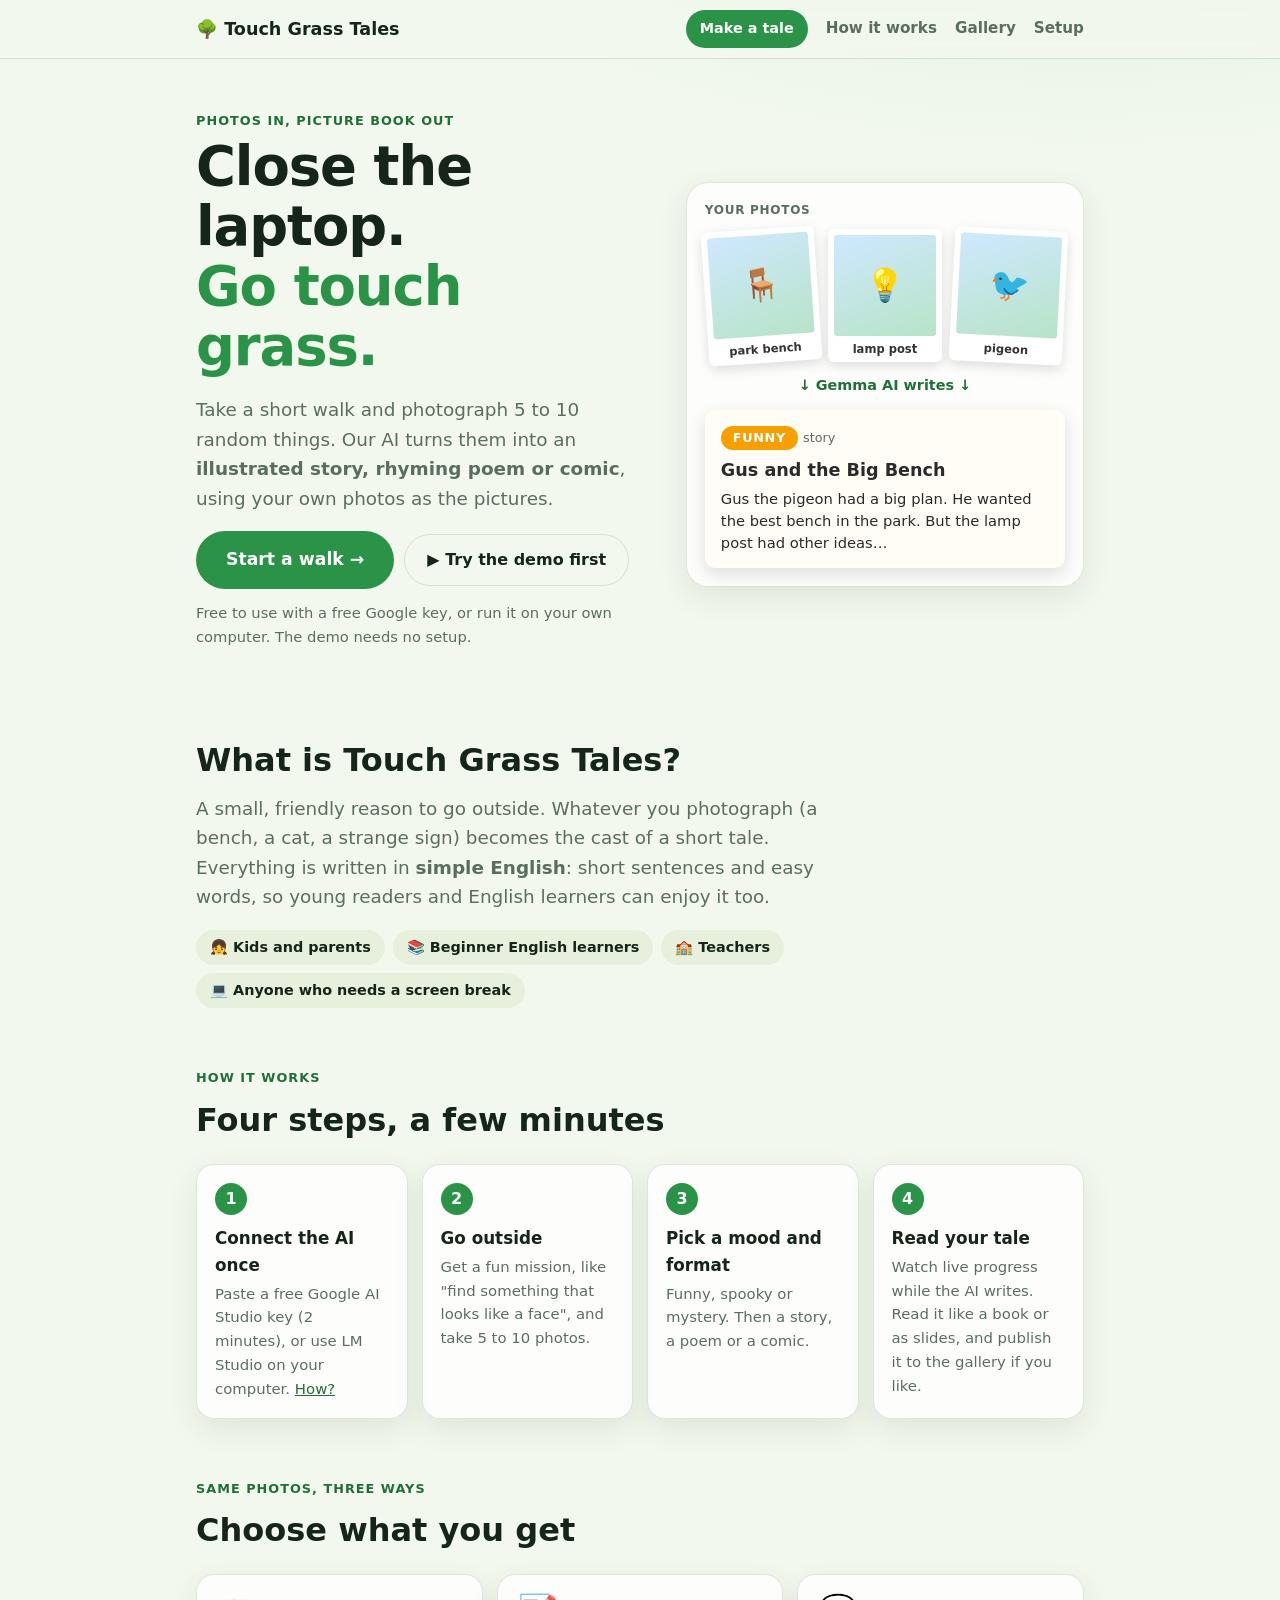
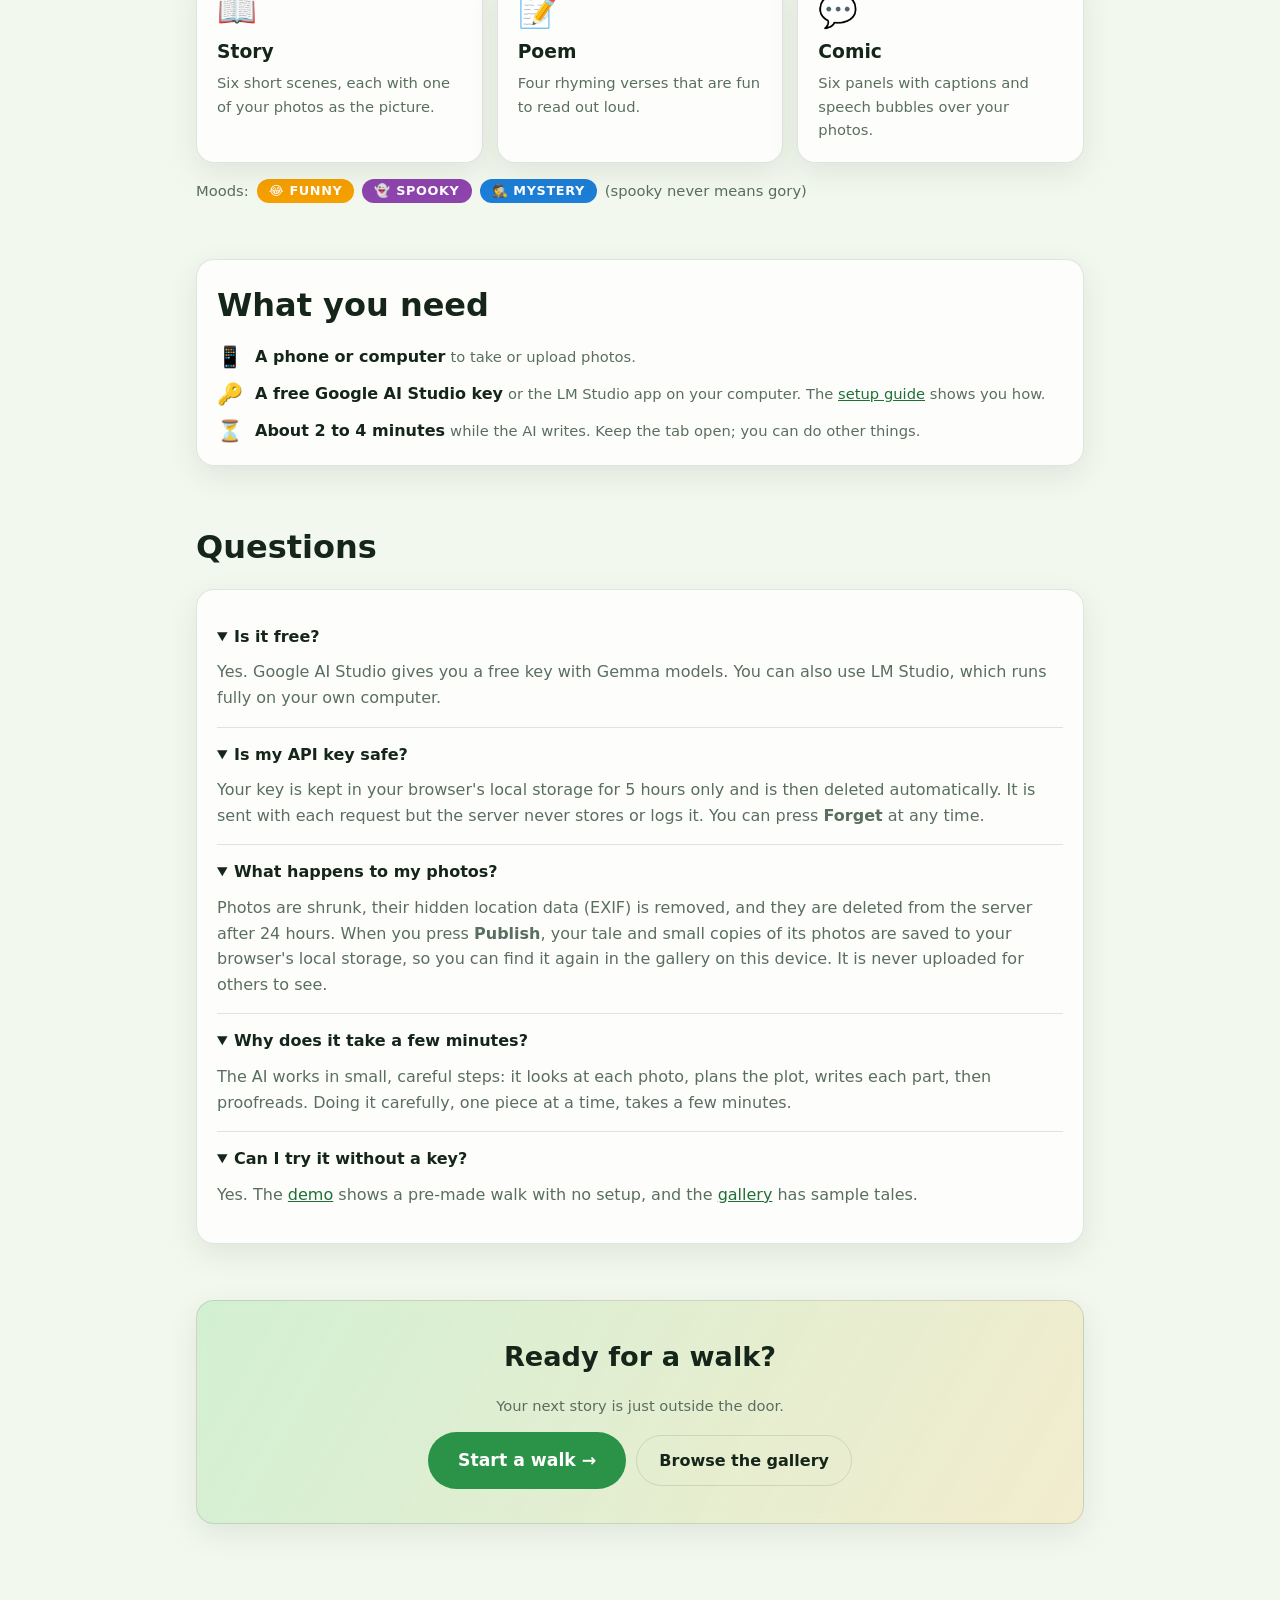
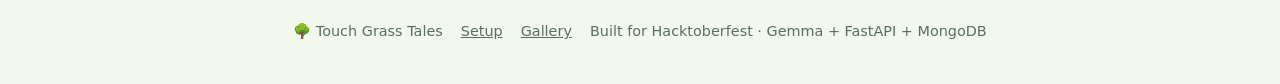
<file: app/static/index.html>
<!doctype html>
<html lang="en">
<head>
<meta charset="utf-8">
<meta name="viewport" content="width=device-width, initial-scale=1">
<title>Touch Grass Tales</title>
<meta name="description" content="Go outside, snap 5 to 10 photos, and Gemma AI turns them into an illustrated children's story, poem or comic.">
<link rel="icon" href="data:image/svg+xml,%3Csvg xmlns='http://www.w3.org/2000/svg' viewBox='0 0 100 100'%3E%3Ctext y='.9em' font-size='90'%3E🌳%3C/text%3E%3C/svg%3E">
<link rel="stylesheet" href="css/styles.css">
</head>
<body>
<header class="nav"><div class="wrap">
  <a class="logo" href="index.html">🌳 Touch Grass Tales</a>
  <nav class="links" aria-label="Main">
    <a class="btn sm cta" href="create.html">Make a tale</a><a class="l" href="#how">How it works</a><a class="l" href="gallery.html">Gallery</a><a class="l" href="setup.html">Setup</a>
  </nav>
</div></header>
<main class="wrap"> 
  <section class="hero2"> 
    <div>
      <span class="eyebrow">Photos in, picture book out</span>
      <h1>Close the laptop.<br><span class="grass">Go touch grass.</span></h1>
      <p class="lead">Take a short walk and photograph 5 to 10 random things. Our AI turns them into an <b>illustrated story, rhyming poem or comic</b>, using your own photos as the pictures.</p>
      <div class="row"><a class="btn lg" href="create.html">Start a walk →</a><a class="btn ghost" href="demo.html">▶ Try the demo first</a></div>
      <p class="muted fine">Free to use with a free Google key, or run it on your own computer. The demo needs no setup.</p>
    </div>
    <div class="flow" aria-label="Example: three photos become a story">
      <p class="lbl">Your photos</p>
      <div class="polas" aria-hidden="true">
        <div class="pola"><i>🪑</i>park bench</div>
        <div class="pola"><i>💡</i>lamp post</div>
        <div class="pola"><i>🐦</i>pigeon</div>
      </div>
      <p class="arrow">↓ Gemma AI writes ↓</p>
      <div class="page">
        <span class="badge funny">Funny</span> <span style="font-size:.8rem;color:#666">story</span>
        <h3>Gus and the Big Bench</h3>
        <p>Gus the pigeon had a big plan. He wanted the best bench in the park. But the lamp post had other ideas…</p>
      </div>
    </div>
  </section>

  <section class="section">
    <h2>What is Touch Grass Tales?</h2>
    <p class="lead">A small, friendly reason to go outside. Whatever you photograph (a bench, a cat, a strange sign) becomes the cast of a short tale. Everything is written in <b>simple English</b>: short sentences and easy words, so young readers and English learners can enjoy it too.</p>
    <div class="who" aria-label="Who it is for">
      <span>👧 Kids and parents</span><span>📚 Beginner English learners</span><span>🏫 Teachers</span><span>💻 Anyone who needs a screen break</span>
    </div>
  </section>

  <section class="section" id="how">
    <span class="eyebrow">How it works</span>
    <h2>Four steps, a few minutes</h2>
    <ol class="howsteps">
      <li><b>Connect the AI once</b><p>Paste a free Google AI Studio key (2 minutes), or use LM Studio on your computer. <a href="setup.html">How?</a></p></li>
      <li><b>Go outside</b><p>Get a fun mission, like "find something that looks like a face", and take 5 to 10 photos.</p></li>
      <li><b>Pick a mood and format</b><p>Funny, spooky or mystery. Then a story, a poem or a comic.</p></li>
      <li><b>Read your tale</b><p>Watch live progress while the AI writes. Read it like a book or as slides, and publish it to the gallery if you like.</p></li>
    </ol>
  </section>

  <section class="section">
    <span class="eyebrow">Same photos, three ways</span>
    <h2>Choose what you get</h2>
    <div class="formats">
      <div class="card"><div class="ic">📖</div><h3>Story</h3><p class="muted">Six short scenes, each with one of your photos as the picture.</p></div>
      <div class="card"><div class="ic">📝</div><h3>Poem</h3><p class="muted">Four rhyming verses that are fun to read out loud.</p></div>
      <div class="card"><div class="ic">💬</div><h3>Comic</h3><p class="muted">Six panels with captions and speech bubbles over your photos.</p></div>
    </div>
    <div class="moods"><span class="muted">Moods:</span>
      <span class="badge funny">😂 Funny</span><span class="badge horror">👻 Spooky</span><span class="badge suspense">🕵️ Mystery</span>
      <span class="muted">(spooky never means gory)</span></div>
  </section>

  <section class="section card">
    <h2>What you need</h2>
    <ul class="need">
      <li><span>📱</span><span><b>A phone or computer</b> <span class="muted">to take or upload photos.</span></span></li>
      <li><span>🔑</span><span><b>A free Google AI Studio key</b> <span class="muted">or the LM Studio app on your computer. The <a href="setup.html">setup guide</a> shows you how.</span></span></li>
      <li><span>⏳</span><span><b>About 2 to 4 minutes</b> <span class="muted">while the AI writes. Keep the tab open; you can do other things.</span></span></li>
    </ul>
  </section>

  <section class="section">
    <h2>Questions</h2>
    <div class="card faq">
      <details open><summary>Is it free?</summary><p>Yes. Google AI Studio gives you a free key with Gemma models. You can also use LM Studio, which runs fully on your own computer.</p></details>
      <details open><summary>Is my API key safe?</summary><p>Your key is kept in your browser's local storage for 5 hours only and is then deleted automatically. It is sent with each request but the server never stores or logs it. You can press <b>Forget</b> at any time.</p></details>
      <details open><summary>What happens to my photos?</summary><p>Photos are shrunk, their hidden location data (EXIF) is removed, and they are deleted from the server after 24 hours. When you press <b>Publish</b>, your tale and small copies of its photos are saved to your browser's local storage, so you can find it again in the gallery on this device. It is never uploaded for others to see.</p></details>
      <details open><summary>Why does it take a few minutes?</summary><p>The AI works in small, careful steps: it looks at each photo, plans the plot, writes each part, then proofreads. Doing it carefully, one piece at a time, takes a few minutes.</p></details>
      <details open><summary>Can I try it without a key?</summary><p>Yes. The <a href="demo.html">demo</a> shows a pre-made walk with no setup, and the <a href="gallery.html">gallery</a> has sample tales.</p></details>
    </div>
  </section>

  <section class="section card ctaband">
    <h2>Ready for a walk?</h2>
    <p class="muted">Your next story is just outside the door.</p>
    <div class="row"><a class="btn lg" href="create.html">Start a walk →</a><a class="btn ghost" href="gallery.html">Browse the gallery</a></div>
  </section>
</main>
<footer><div class="wrap">
  <span>🌳 Touch Grass Tales</span><a href="setup.html">Setup</a><a href="gallery.html">Gallery</a><span>Built for Hacktoberfest · Gemma + FastAPI + MongoDB</span>
</div></footer>
</body>
</html>
</file>
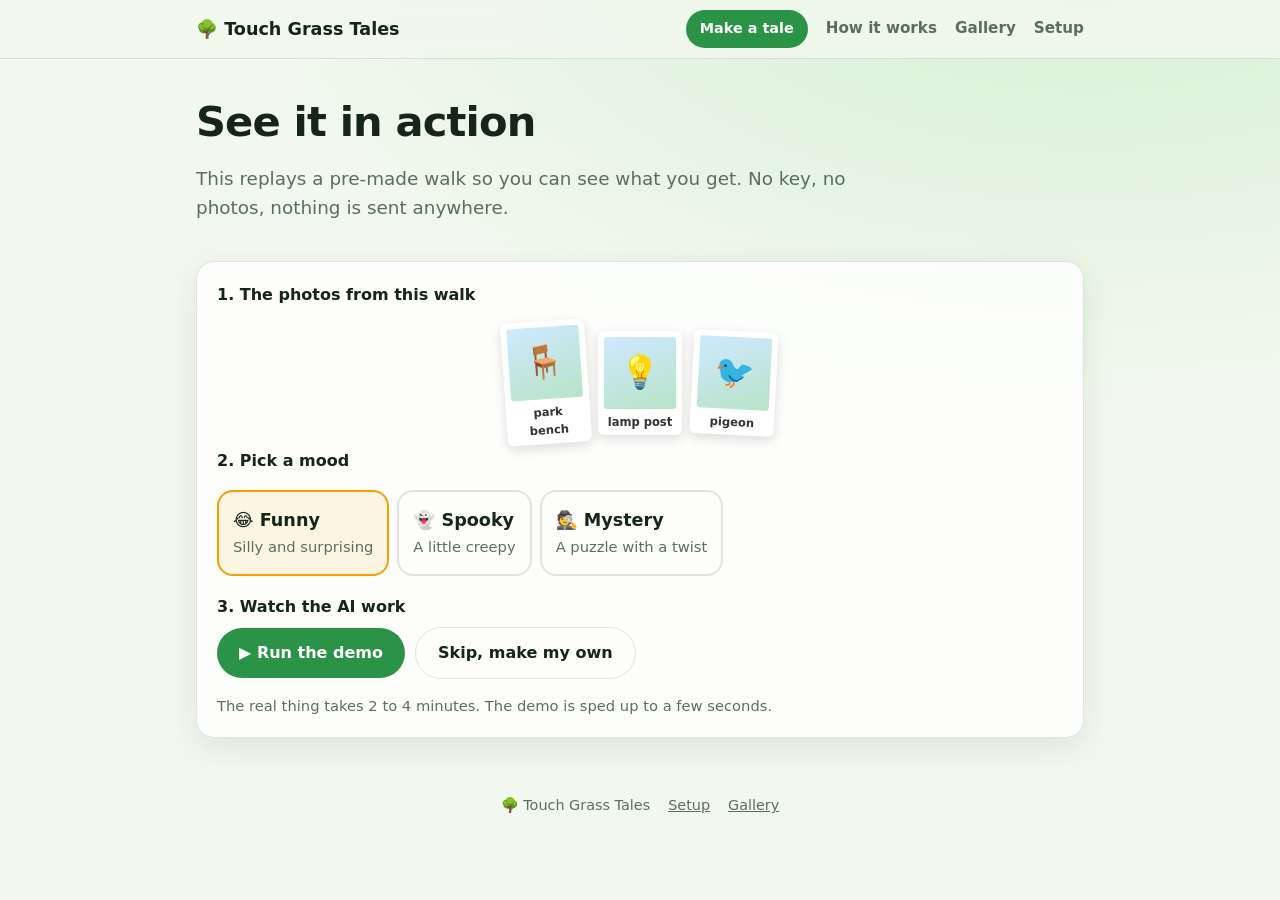
<file: app/static/demo.html>
<!doctype html>
<html lang="en">
<head>
<meta charset="utf-8">
<meta name="viewport" content="width=device-width, initial-scale=1">
<title>Demo · Touch Grass Tales</title>
<link rel="icon" href="data:image/svg+xml,%3Csvg xmlns='http://www.w3.org/2000/svg' viewBox='0 0 100 100'%3E%3Ctext y='.9em' font-size='90'%3E🌳%3C/text%3E%3C/svg%3E">
<link rel="stylesheet" href="css/styles.css">
</head>
<body>
<header class="nav"><div class="wrap">
  <a class="logo" href="index.html">🌳 Touch Grass Tales</a>
  <nav class="links" aria-label="Main">
    <a class="btn sm cta" href="create.html">Make a tale</a><a class="l" href="index.html#how">How it works</a><a class="l" href="gallery.html">Gallery</a><a class="l" href="setup.html">Setup</a>
  </nav>
</div></header>
<main class="wrap"> 
  <div class="pagehead">
    <h1>See it in action</h1>
    <p class="lead">This replays a pre-made walk so you can see what you get. No key, no photos, nothing is sent anywhere.</p>
  </div>
  <div class="card">
    <p class="choicelabel" style="margin-top:0">1. The photos from this walk</p>
    <div class="inputs" aria-label="Demo photos: a park bench, a lamp post and a pigeon">
      <div class="pola"><i>🪑</i>park bench</div><div class="pola"><i>💡</i>lamp post</div><div class="pola"><i>🐦</i>pigeon</div>
    </div>
    <p class="choicelabel" id="mood-l">2. Pick a mood</p>
    <div class="tabs genres" id="tabs" role="group" aria-labelledby="mood-l">
      <button class="genre on" data-g="funny" type="button" aria-pressed="true"><b>😂 Funny</b><span class="muted">Silly and surprising</span></button>
      <button class="genre" data-g="horror" type="button" aria-pressed="false"><b>👻 Spooky</b><span class="muted">A little creepy</span></button>
      <button class="genre" data-g="suspense" type="button" aria-pressed="false"><b>🕵️ Mystery</b><span class="muted">A puzzle with a twist</span></button>
    </div>
    <p class="choicelabel">3. Watch the AI work</p>
    <div class="row"><button class="btn" id="run" type="button">▶ Run the demo</button>
       <a class="btn ghost" href="create.html">Skip, make my own</a></div>
    <p class="muted" style="margin-bottom:0">The real thing takes 2 to 4 minutes. The demo is sped up to a few seconds.</p>
  </div>
  <section class="card" id="progress-card" hidden><h2>Progress</h2>
    <div id="progress"><div class="bar"><i></i></div><ul class="steps"></ul></div></section>
  <section class="card" id="result-card" hidden><div id="result"></div>
    <div class="after"><p style="margin-top:0"><b>Like it?</b> <span class="muted">Go outside, take 5 to 10 photos and make your own.</span></p>
      <div class="row"><a class="btn" href="create.html">Make my own tale →</a><a class="btn ghost" href="gallery.html">See the gallery</a></div></div>
  </section>
</main>
<footer><div class="wrap">
  <span>🌳 Touch Grass Tales</span><a href="setup.html">Setup</a><a href="gallery.html">Gallery</a>
</div></footer>
<script type="module">
import { DEMO } from "./js/demo-data.js";
import { renderProgress } from "./js/progress.js";
import { renderStory } from "./js/story-view.js";

const LABELS = ["Preparing photos", "Spotting objects in your photos", "Plotting the tale", "Writing the story", "Planning illustrations", "Painting illustrations", "Binding the book"];
const $ = (id) => document.getElementById(id);
let genre = "funny", timer = null;
document.querySelectorAll(".genre").forEach((b) => b.addEventListener("click", () => {
  genre = b.dataset.g;
  document.querySelectorAll(".genre").forEach((x) => {
    x.classList.toggle("on", x === b);
    x.setAttribute("aria-pressed", x === b);
  });
}));

$("run").onclick = () => {
  clearTimeout(timer);
  $("run").disabled = true;
  $("result-card").hidden = true;
  $("progress-card").hidden = false;
  let i = 0, shownRetry = false;
  const tick = () => {
    const steps = LABELS.map((label, n) => ({ label, attempts: 1, error: null, ms: n < i ? 800 + n * 330 : null, status: n < i ? "done" : n === i ? "running" : "pending" }));
    // Show the retry behaviour once so people see the step recover.
    if (i === 3 && !shownRetry) {
      shownRetry = true;
      steps[3].status = "retrying";
      steps[3].error = "The AI is busy. Trying again…";
      renderProgress($("progress"), { steps });
      timer = setTimeout(tick, 1400);
      return;
    }
    renderProgress($("progress"), { steps });
    if (i >= LABELS.length) {
      renderStory($("result"), DEMO[genre]);
      $("result-card").hidden = false;
      $("result-card").scrollIntoView({ behavior: "smooth" });
      $("run").disabled = false;
      return;
    }
    i++;
    timer = setTimeout(tick, 700);
  };
  tick();
};
</script>
</body>
</html>
</file>
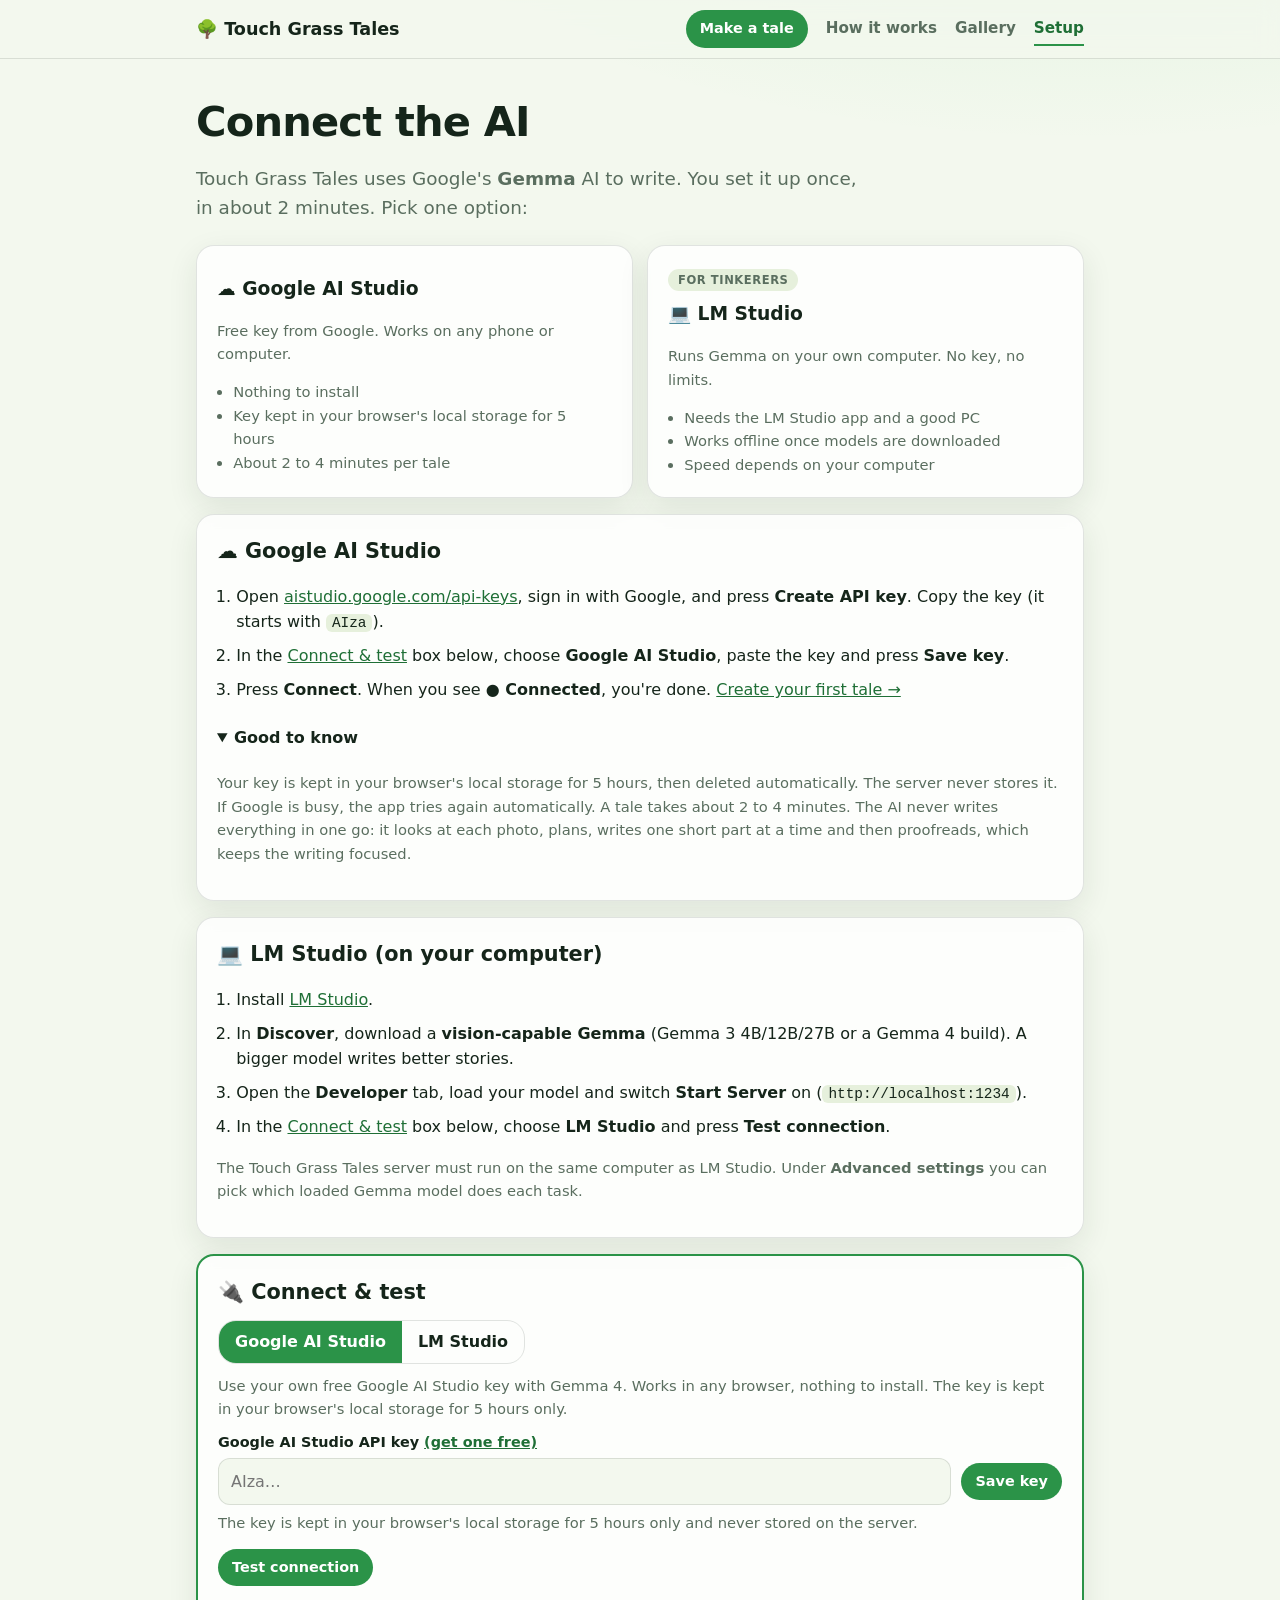
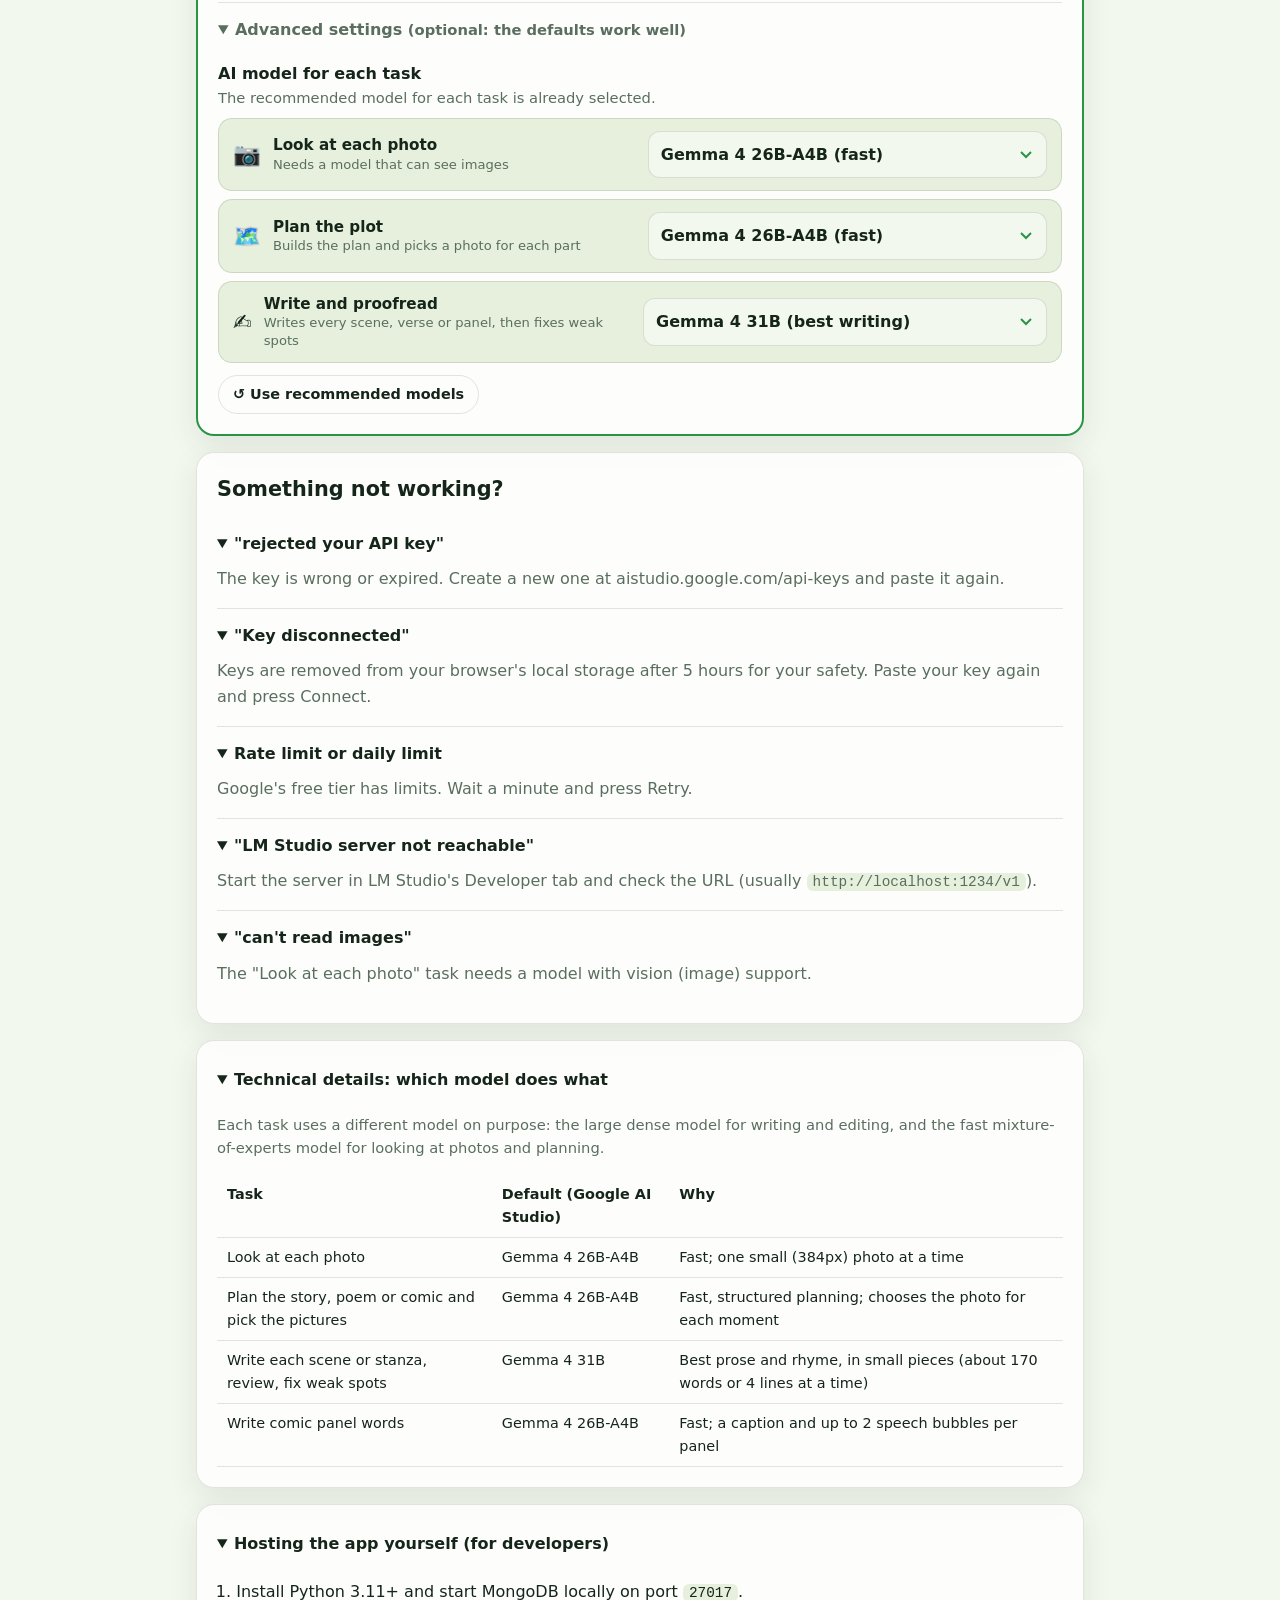
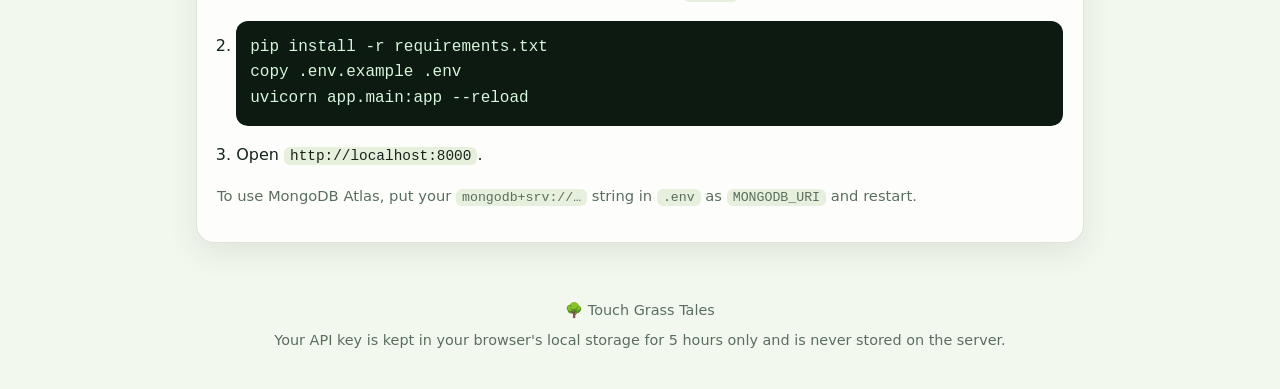
<file: app/static/setup.html>
<!doctype html>
<html lang="en">
<head>
<meta charset="utf-8">
<meta name="viewport" content="width=device-width, initial-scale=1">
<title>Setup · Touch Grass Tales</title>
<meta name="description" content="Connect Touch Grass Tales to Gemma with a free Google AI Studio key or LM Studio.">
<link rel="icon" href="data:image/svg+xml,%3Csvg xmlns='http://www.w3.org/2000/svg' viewBox='0 0 100 100'%3E%3Ctext y='.9em' font-size='90'%3E🌳%3C/text%3E%3C/svg%3E">
<link rel="stylesheet" href="css/styles.css">
</head>
<body> 
<header class="nav"><div class="wrap">
  <a class="logo" href="index.html">🌳 Touch Grass Tales</a>
  <nav class="links" aria-label="Main">
    <a class="btn sm cta" href="create.html">Make a tale</a><a class="l" href="index.html#how">How it works</a><a class="l" href="gallery.html">Gallery</a><a class="l" href="setup.html" aria-current="page">Setup</a>
  </nav>
</div></header>
<main class="wrap">
  <div class="pagehead">
    <h1>Connect the AI</h1>
    <p class="lead">Touch Grass Tales uses Google's <b>Gemma</b> AI to write. You set it up once, in about 2 minutes. Pick one option:</p>
  </div>

  <div class="pick">
    <a class="card" href="#aistudio">   
      <h3>☁️ Google AI Studio</h3> 
      <p class="muted">Free key from Google. Works on any phone or computer.</p>
      <ul><li>Nothing to install</li><li>Key kept in your browser's local storage for 5 hours</li><li>About 2 to 4 minutes per tale</li></ul>
    </a>
    <a class="card" href="#lmstudio">
      <span class="tag alt">For tinkerers</span>
      <h3>💻 LM Studio</h3>
      <p class="muted">Runs Gemma on your own computer. No key, no limits.</p>
      <ul><li>Needs the LM Studio app and a good PC</li><li>Works offline once models are downloaded</li><li>Speed depends on your computer</li></ul>
    </a>
  </div>

  <section class="card" id="aistudio">
    <h2>☁️ Google AI Studio</h2>
    <ol class="guide"> 
      <li>Open <a href="https://aistudio.google.com/api-keys" target="_blank" rel="noopener">aistudio.google.com/api-keys</a>, sign in with Google, and press <b>Create API key</b>. Copy the key (it starts with <code>AIza</code>).</li>
      <li>In the <a href="#connect">Connect &amp; test</a> box below, choose <b>Google AI Studio</b>, paste the key and press <b>Save key</b>.</li>
      <li>Press <b>Connect</b>. When you see <b>● Connected</b>, you're done. <a href="create.html">Create your first tale →</a></li>
    </ol>
    <details class="more" open><summary>Good to know</summary> 
      <p class="muted">Your key is kept in your browser's local storage for 5 hours, then deleted automatically. The server never stores it. If Google is busy, the app tries again automatically. A tale takes about 2 to 4 minutes. The AI never writes everything in one go: it looks at each photo, plans, writes one short part at a time and then proofreads, which keeps the writing focused.</p>
      <!-- Number of AI calls hidden from the UI. Kept for reference:
      <p class="muted">Each photo is one small AI call. Then a story adds one plot call, six short scene calls and a review with up to 3 fixes; a poem adds the plot, four stanza calls and a review with up to 2 fixes; a comic adds the plot and six panel calls. That is about 12 to 21 calls.</p>
      -->
    </details>
  </section>

  <section class="card" id="lmstudio">
    <h2>💻 LM Studio (on your computer)</h2>
    <ol class="guide">
      <li>Install <a href="https://lmstudio.ai" target="_blank" rel="noopener">LM Studio</a>.</li>
      <li>In <b>Discover</b>, download a <b>vision-capable Gemma</b> (Gemma 3 4B/12B/27B or a Gemma 4 build). A bigger model writes better stories.</li>
      <li>Open the <b>Developer</b> tab, load your model and switch <b>Start Server</b> on (<code>http://localhost:1234</code>).</li>
      <li>In the <a href="#connect">Connect &amp; test</a> box below, choose <b>LM Studio</b> and press <b>Test connection</b>.</li>
    </ol>
    <p class="muted">The Touch Grass Tales server must run on the same computer as LM Studio. Under <b>Advanced settings</b> you can pick which loaded Gemma model does each task.</p>
  </section>

  <section class="card hl" id="connect"><h2>🔌 Connect &amp; test</h2><div id="settings"></div></section>

  <section class="card"><h2>Something not working?</h2>
    <div class="faq">
      <details open><summary>"rejected your API key"</summary><p>The key is wrong or expired. Create a new one at aistudio.google.com/api-keys and paste it again.</p></details>
      <details open><summary>"Key disconnected"</summary><p>Keys are removed from your browser's local storage after 5 hours for your safety. Paste your key again and press Connect.</p></details>
      <details open><summary>Rate limit or daily limit</summary><p>Google's free tier has limits. Wait a minute and press Retry.</p></details>
      <details open><summary>"LM Studio server not reachable"</summary><p>Start the server in LM Studio's Developer tab and check the URL (usually <code>http://localhost:1234/v1</code>).</p></details>
      <details open><summary>"can't read images"</summary><p>The "Look at each photo" task needs a model with vision (image) support.</p></details>
    </div>
  </section>

  <section class="card">
    <details class="more" open><summary>Technical details: which model does what</summary>
      <p class="muted">Each task uses a different model on purpose: the large dense model for writing and editing, and the fast mixture-of-experts model for looking at photos and planning.</p>
      <div style="overflow-x:auto"><table class="cmp">
        <tr><th>Task</th><th>Default (Google AI Studio)</th><th>Why</th></tr>
        <tr><td>Look at each photo</td><td>Gemma 4 26B-A4B</td><td>Fast; one small (384px) photo at a time</td></tr>
        <tr><td>Plan the story, poem or comic and pick the pictures</td><td>Gemma 4 26B-A4B</td><td>Fast, structured planning; chooses the photo for each moment</td></tr>
        <tr><td>Write each scene or stanza, review, fix weak spots</td><td>Gemma 4 31B</td><td>Best prose and rhyme, in small pieces (about 170 words or 4 lines at a time)</td></tr>
        <tr><td>Write comic panel words</td><td>Gemma 4 26B-A4B</td><td>Fast; a caption and up to 2 speech bubbles per panel</td></tr>
      </table></div>
    </details>
  </section>

  <section class="card">
    <details class="more" open><summary>Hosting the app yourself (for developers)</summary>
      <ol class="guide">
        <li>Install Python 3.11+ and start MongoDB locally on port <code>27017</code>.</li>
        <li><pre>pip install -r requirements.txt
copy .env.example .env
uvicorn app.main:app --reload</pre></li>
        <li>Open <code>http://localhost:8000</code>.</li>
      </ol>
      <p class="muted">To use MongoDB Atlas, put your <code>mongodb+srv://…</code> string in <code>.env</code> as <code>MONGODB_URI</code> and restart.</p>
    </details>
  </section>
</main>
<footer><div class="wrap">
  <span>🌳 Touch Grass Tales</span><span>Your API key is kept in your browser's local storage for 5 hours only and is never stored on the server.</span>
</div></footer>
<script type="module">
  import { mountSettings } from "./js/settings.js";
  mountSettings(document.getElementById("settings"));
</script>
</body>
</html>
</file>
<file: app/static/css/styles.css>
:root {
  --bg: #f3f8ee; --bg2: #e6f0dc; --card: #ffffffcc; --ink: #15251a; --muted: #5a6e5f;
  --green: #2b9348; --green-d: #1f6f36; --amber: #f59f00; --red: #d64545; --line: #15251a1f;
  --shadow: 0 10px 30px #1b3a2418; --r: 18px;
  --funny: #f59f00; --horror: #8e44ad; --suspense: #1c7ed6;
  --thumb: #2b934866; --thumb-h: #2b9348aa;
  color-scheme: light; /* native controls (scrollbars, inputs) follow the theme */
}
@media (prefers-color-scheme: dark) {
  :root:not([data-theme="light"]) {
    --bg: #0e1a12; --bg2: #14261a; --card: #16281dcc; --ink: #e8f3e6; --muted: #93aa98;
    --green: #51cf66; --green-d: #37b24d; --line: #e8f3e61f; --shadow: 0 10px 30px #00000055;
    --thumb: #51cf6655; --thumb-h: #51cf66aa;
    color-scheme: dark;
  }
}
* { box-sizing: border-box; }
/* themed scrollbars: page, story popup, wide tables */
html, dialog, .nav .links, div[style*="overflow-x"] { scrollbar-width: thin; scrollbar-color: var(--thumb) transparent; }
::-webkit-scrollbar { width: 10px; height: 10px; }
::-webkit-scrollbar-track { background: transparent; }
::-webkit-scrollbar-thumb { background: var(--thumb); border-radius: 99px; border: 2px solid transparent; background-clip: padding-box; }
::-webkit-scrollbar-thumb:hover { background: var(--thumb-h); background-clip: padding-box; }
[hidden] { display: none !important; } /* .btn's display:inline-flex would otherwise beat the hidden attribute */
html { scroll-behavior: smooth; }
body {
  margin: 0; color: var(--ink); font: 16px/1.6 system-ui, -apple-system, "Segoe UI", Roboto, sans-serif;
  background: radial-gradient(900px 500px at 85% -10%, #51cf6633, transparent), var(--bg); min-height: 100vh;
}
a { color: var(--green-d); }
.wrap { max-width: 920px; margin: 0 auto; padding: 0 16px; }
header.nav { position: sticky; top: 0; z-index: 10; backdrop-filter: blur(10px); background: color-mix(in srgb, var(--bg) 80%, transparent); border-bottom: 1px solid var(--line); }
header.nav .wrap { display: flex; align-items: center; gap: 18px; height: 58px; }
.logo { font-weight: 800; text-decoration: none; color: var(--ink); font-size: 1.1rem; white-space: nowrap; }
.nav .links { display: flex; align-items: center; gap: 18px; margin-left: auto; }
.nav a.l { text-decoration: none; color: var(--muted); font-weight: 600; font-size: .95rem; white-space: nowrap; padding: 4px 0; border-bottom: 2px solid transparent; }
.nav a.l:hover, .nav a.l.on, .nav a.l[aria-current=page] { color: var(--green-d); }
.nav a.l[aria-current=page] { border-bottom-color: var(--green); }
.nav .cta { flex: none; }
@media (max-width: 640px) {
  header.nav .wrap { flex-wrap: wrap; height: auto; padding-top: 8px; padding-bottom: 4px; gap: 4px 12px; }
  .logo { margin-right: auto; }
  .nav .links { order: 3; width: 100%; margin: 0; overflow-x: auto; gap: 16px; padding-bottom: 4px; }
}
h1 { font-size: clamp(2rem, 6vw, 3.4rem); line-height: 1.1; margin: .3em 0; letter-spacing: -.02em; }
h2 { margin: 0 0 .5em; font-size: 1.3rem; }
.lead { color: var(--muted); font-size: 1.15rem; max-width: 36em; }
.hero { padding: 56px 0 28px; }
.grass { color: var(--green); }
.card { background: var(--card); border: 1px solid var(--line); border-radius: var(--r); padding: 20px; box-shadow: var(--shadow); margin: 16px 0; backdrop-filter: blur(6px); }
.grid3 { display: grid; gap: 14px; grid-template-columns: repeat(auto-fit, minmax(240px, 1fr)); }
.btn { display: inline-flex; align-items: center; gap: 8px; border: 0; border-radius: 999px; padding: 12px 22px; font: inherit; font-weight: 700; cursor: pointer; background: var(--green); color: #fff; text-decoration: none; transition: transform .12s, background .2s; }
.btn:hover:not(:disabled) { background: var(--green-d); transform: translateY(-1px); }
.btn:disabled { opacity: .5; cursor: not-allowed; }
.btn.ghost { background: transparent; color: var(--ink); border: 1px solid var(--line); }
.btn.sm { padding: 7px 14px; font-size: .9rem; }
.row { display: flex; flex-wrap: wrap; gap: 10px; align-items: center; }
.muted { color: var(--muted); font-size: .92rem; }
input[type=text], input[type=password], input[type=url], select { width: 100%; padding: 10px 12px; border-radius: 12px; border: 1px solid var(--line); background: var(--bg); color: var(--ink); font: inherit; }
label.f { display: block; font-weight: 600; font-size: .9rem; margin: 10px 0 4px; }
.seg { display: inline-flex; border: 1px solid var(--line); border-radius: 999px; overflow: hidden; }
.seg button { border: 0; background: transparent; color: var(--ink); font: inherit; font-weight: 600; padding: 8px 16px; cursor: pointer; }
.seg button.on { background: var(--green); color: #fff; }
.status { margin-top: 10px; padding: 10px 14px; border-radius: 12px; font-size: .95rem; }
.status.ok { background: #2b934822; color: var(--green-d); }
.status.err { background: #d6454522; color: var(--red); }
.status:empty { display: none; }
.mission { font-size: 1.25rem; font-weight: 700; padding: 14px 18px; border-radius: 14px; background: linear-gradient(120deg, #51cf6633, #f59f0022); }
.drop { border: 2px dashed var(--line); border-radius: var(--r); padding: 28px; text-align: center; cursor: pointer; transition: border-color .2s, background .2s; }
.drop:hover, .drop.over { border-color: var(--green); background: #51cf661a; }
.thumbs { display: grid; gap: 10px; grid-template-columns: repeat(auto-fill, minmax(120px, 1fr)); margin-top: 14px; }
.thumbs div { position: relative; aspect-ratio: 1; border-radius: 12px; overflow: hidden; }
.thumbs img { width: 100%; height: 100%; object-fit: cover; }
.thumbs button { position: absolute; top: 4px; right: 4px; border: 0; border-radius: 50%; width: 26px; height: 26px; background: #000a; color: #fff; cursor: pointer; }
.genres { display: grid; gap: 10px; grid-template-columns: repeat(auto-fit, minmax(160px, 1fr)); }
.genre { border: 2px solid var(--line); background: transparent; color: var(--ink); border-radius: 16px; padding: 14px; font: inherit; cursor: pointer; text-align: left; }
.genre b { display: block; font-size: 1.1rem; }
.genre.on[data-g=funny] { border-color: var(--funny); background: #f59f0018; }
.genre.on[data-g=horror] { border-color: var(--horror); background: #8e44ad18; }
.genre.on[data-g=suspense] { border-color: var(--suspense); background: #1c7ed618; }
.bar { height: 10px; border-radius: 99px; background: var(--bg2); overflow: hidden; margin: 8px 0 14px; }
.bar i { display: block; height: 100%; width: 0; background: linear-gradient(90deg, var(--green), var(--amber)); transition: width .4s; }
.steps { list-style: none; margin: 0; padding: 0; }
.steps li { display: flex; align-items: center; gap: 12px; padding: 8px 0; border-bottom: 1px solid var(--line); }
.steps li:last-child { border: 0; }
.dot { width: 22px; height: 22px; border-radius: 50%; border: 2px solid var(--line); flex: none; display: grid; place-items: center; font-size: .75rem; color: #fff; }
.s-running .dot, .s-retrying .dot { border-color: var(--green); border-top-color: transparent; animation: spin .8s linear infinite; }
.s-retrying .dot { border-color: var(--amber); border-top-color: transparent; }
.s-done .dot { background: var(--green); border-color: var(--green); }
.s-failed .dot { background: var(--red); border-color: var(--red); }
.s-pending { color: var(--muted); }
.steps .meta { margin-left: auto; font-size: .82rem; color: var(--muted); text-align: right; }
@keyframes spin { to { transform: rotate(360deg); } }
.story h2 { font-size: 2rem; margin-bottom: .2em; }
.badge { display: inline-block; padding: 2px 12px; border-radius: 99px; color: #fff; font-size: .8rem; font-weight: 700; text-transform: uppercase; letter-spacing: .05em; }
.badge.funny { background: var(--funny); } .badge.horror { background: var(--horror); } .badge.suspense { background: var(--suspense); }
.story p { font-size: 1.1rem; }
.chips { display: flex; flex-wrap: wrap; gap: 6px; margin: 8px 0; }
.chips span { background: var(--bg2); border-radius: 99px; padding: 2px 10px; font-size: .82rem; }
ol.guide { padding-left: 1.2em; } ol.guide li { margin: .5em 0; }
code, kbd { background: var(--bg2); padding: 1px 6px; border-radius: 6px; font-size: .9em; }
pre { background: #0d1a11; color: #d7f5dc; padding: 14px; border-radius: 12px; overflow-x: auto; }
.tabs { display: flex; gap: 8px; flex-wrap: wrap; margin: 16px 0; }
footer { padding: 40px 0; text-align: center; color: var(--muted); font-size: .9rem; }
@media (prefers-reduced-motion: reduce) { * { animation: none !important; transition: none !important; } }

/* providers, models, gallery */
.seg { flex-wrap: wrap; border-radius: 18px; }
.models { margin-top: 4px; }
.mhead { display: flex; flex-direction: column; margin: 14px 0 8px; }
.mrow { display: grid; grid-template-columns: auto minmax(0, 1fr) minmax(0, 1.1fr); gap: 12px; align-items: center; padding: 12px 14px; margin: 8px 0; border: 1px solid var(--line); border-radius: 14px; background: var(--bg2); }
.mrow .mic { font-size: 1.4rem; line-height: 1; }
.mrow label { display: flex; flex-direction: column; font-size: .95rem; line-height: 1.35; }
.mrow label .muted { font-size: .82rem; }
.mrow select { appearance: none; -webkit-appearance: none; cursor: pointer; font-weight: 600; padding-right: 36px;
  background: var(--bg) url("data:image/svg+xml,%3Csvg xmlns='http://www.w3.org/2000/svg' width='12' height='8'%3E%3Cpath d='M1 1l5 5 5-5' fill='none' stroke='%232b9348' stroke-width='2'/%3E%3C/svg%3E") no-repeat right 14px center; }
.mrow select:hover { border-color: var(--green); }
.cmp { border-collapse: collapse; width: 100%; font-size: .9rem; }
.cmp th, .cmp td { border-bottom: 1px solid var(--line); padding: 8px 10px; text-align: left; vertical-align: top; }
.gal { display: grid; gap: 16px; grid-template-columns: repeat(auto-fill, minmax(260px, 1fr)); margin: 16px 0; }
.gcard { text-align: left; font: inherit; color: inherit; cursor: pointer; padding: 0; overflow: hidden; border-radius: var(--r); border: 1px solid var(--line); background: var(--card); box-shadow: var(--shadow); transition: transform .15s; }
.gcard:hover { transform: translateY(-3px); }
.strip { display: flex; height: 120px; background: var(--bg2); }
.strip img { flex: 1; min-width: 0; object-fit: cover; }
.strip svg { width: 100%; height: 100%; }
.gbody { padding: 14px; }
.gbody h3 { margin: 8px 0 4px; font-size: 1.1rem; }
.gbody p { margin: 0 0 6px; }
dialog { width: min(780px, 94vw); max-height: 90vh; overscroll-behavior: contain; border: 1px solid var(--line); border-radius: var(--r); padding: 22px; background: var(--bg); color: var(--ink); box-shadow: 0 20px 60px #0008; }
dialog::backdrop { background: #000a; }
dialog .close { position: sticky; top: 0; float: right; border: 0; border-radius: 50%; width: 34px; height: 34px; font-size: 1.3rem; cursor: pointer; background: var(--bg2); color: var(--ink); }
@media (max-width: 560px) { .mrow { grid-template-columns: auto minmax(0, 1fr); } .mrow select { grid-column: 1 / -1; } }


/* key card, status pill, AI-call counter */
.keycard { margin-top: 12px; padding: 14px; border: 1px solid var(--line); border-radius: 14px; background: var(--bg2); }
.pill { display: inline-block; padding: 3px 12px; border-radius: 99px; font-size: .85rem; font-weight: 700; background: #8883; }
.pill.connected { background: #2b934833; color: var(--green-d); }
.pill.disconnected { background: #d6454526; color: var(--red); }
.pill.saved { background: #f59f0030; color: #b36b00; }
.keycard code { word-break: break-all; }
.stats { display: grid; gap: 8px; grid-template-columns: repeat(auto-fit, minmax(120px, 1fr)); margin-top: 12px; }
.stats div { background: var(--card); border-radius: 10px; padding: 8px 10px; }
.stats span { display: block; font-size: .75rem; color: var(--muted); }
.llm { display: flex; justify-content: space-between; flex-wrap: wrap; gap: 6px; padding: 10px 14px; border-radius: 12px; background: var(--bg2); font-size: .95rem; }
#llm-wait { min-height: 1.4em; margin: 6px 2px 0; }

.s-skipped { color: var(--muted); }
.s-skipped .dot { background: var(--muted); border-color: var(--muted); }

.gap { margin-top: 14px; }
.gap input[type=range] { width: 100%; accent-color: var(--green); }

/* illustrations: the user's own photos at their natural proportions (never cropped), caption printed on the picture */
.scene { margin: 20px auto; text-align: center; }
.shot { position: relative; display: block; width: fit-content; max-width: 100%; margin: 0 auto; border-radius: 14px; overflow: hidden; box-shadow: 0 6px 18px #0003; line-height: 0; }
.shot img { display: block; width: auto; height: auto; max-width: 100%; max-height: min(70vh, 520px); }
.shot::after { content: ""; position: absolute; inset: 0; box-shadow: inset 0 0 60px #0006; pointer-events: none; }
.shot .cap { position: absolute; left: 0; right: 0; bottom: 0; z-index: 1; padding: 28px 14px 10px; line-height: 1.3; text-align: left; font-size: 1rem; font-weight: 600; color: #fff; text-shadow: 0 1px 4px #000a; background: linear-gradient(transparent, #000b); }
.story.funny .shot img { filter: saturate(1.3) brightness(1.05); }
.story.horror .shot img { filter: grayscale(.6) contrast(1.15) brightness(.8); }
.story.suspense .shot img { filter: sepia(.4) contrast(1.12) saturate(.9); }
.shot.svg svg { display: block; width: min(100%, 460px); height: auto; }
/* slides */
.viewtoggle { margin: 12px 0 4px; }
.slides { margin-top: 12px; outline: none; }
.slide { display: grid; gap: 18px; grid-template-columns: minmax(0, 1.1fr) minmax(0, 1fr); align-items: center; padding: 16px; border: 1px solid var(--line); border-radius: var(--r); background: var(--bg2); }
.slide .scene { margin: 0; }
.slide .txt p { font-size: 1.02rem; }
.slide:not(:has(.pic)) { grid-template-columns: 1fr; }
.slidenav { display: flex; justify-content: space-between; align-items: center; margin-top: 12px; }
.slidenav .count { color: var(--muted); font-weight: 600; }
@media (max-width: 700px) { .slide { grid-template-columns: 1fr; } }

/* poem + comic */
.btn.alt { background: transparent; color: var(--green-d); border: 2px solid var(--green); }
.btn.alt:hover:not(:disabled) { background: #51cf6622; }
.makebar .btn { flex: 1 1 180px; justify-content: center; }
.story.poem .verse { white-space: pre-line; text-align: center; font-size: 1.15rem; line-height: 1.9; margin: 1.1em 0; }
.comic { display: grid; gap: 18px; grid-template-columns: repeat(auto-fit, minmax(min(100%, 300px), 1fr)); margin-top: 14px; }
.panel { margin: 0; background: #fffdf5; color: #111; border: 3px solid #111; border-radius: 6px; padding: 8px; box-shadow: 5px 5px 0 #111; }
.pcap { background: #ffe066; border: 2px solid #111; padding: 4px 8px; font-weight: 700; font-size: .92rem; margin-bottom: 8px; }
.pshot { background: #ddd; border: 2px solid #111; line-height: 0; }
.pshot img { display: block; width: 100%; height: auto; max-height: 360px; object-fit: contain; }
.story.funny .pshot img { filter: saturate(1.3) brightness(1.05); }
.story.horror .pshot img { filter: grayscale(.6) contrast(1.15) brightness(.8); }
.story.suspense .pshot img { filter: sepia(.4) contrast(1.12) saturate(.9); }
.bubbles { display: grid; gap: 8px; margin-top: 12px; }
.bubble { position: relative; background: #fff; border: 2px solid #111; border-radius: 18px; padding: 6px 12px; font-size: .95rem; }
.bubble b { display: block; font-size: .7rem; text-transform: uppercase; letter-spacing: .05em; color: #555; }
.bubble::before, .bubble::after { content: ""; position: absolute; left: 22px; border: 8px solid transparent; border-top: 0; }
.bubble::before { top: -9px; border-bottom-color: #111; }
.bubble::after { top: -6px; border-bottom-color: #fff; }
.slide.single { grid-template-columns: 1fr; max-width: 460px; margin: 0 auto; }

/* ---------- UX refresh: shared ---------- */
:focus-visible { outline: 3px solid var(--green); outline-offset: 2px; border-radius: 6px; }
.btn:focus-visible, .genre:focus-visible { outline-offset: 3px; }
.btn.lg { padding: 15px 30px; font-size: 1.08rem; }
.pagehead { padding: 28px 0 4px; }
.pagehead h1 { font-size: clamp(1.9rem, 5vw, 2.6rem); }
.eyebrow { display: inline-block; font-size: .8rem; font-weight: 800; letter-spacing: .08em; text-transform: uppercase; color: var(--green-d); margin-bottom: 6px; }
.section { margin: 56px 0; }
.section > h2 { font-size: clamp(1.5rem, 4vw, 2rem); margin-bottom: .25em; }
.section > .lead { margin-top: 0; }
footer .wrap { display: flex; flex-wrap: wrap; justify-content: center; gap: 6px 18px; }
footer a { color: var(--muted); }

/* home: hero */
.hero2 { display: grid; gap: 32px; grid-template-columns: minmax(0, 1.15fr) minmax(0, 1fr); align-items: center; padding: 48px 0 16px; }
.hero2 h1 { margin-top: 0; }
.hero2 .row { margin-top: 18px; }
.hero2 .fine { margin-top: 12px; }
@media (max-width: 780px) { .hero2 { grid-template-columns: 1fr; padding-top: 28px; } }
.flow { position: relative; padding: 18px; border-radius: 22px; background: var(--card); border: 1px solid var(--line); box-shadow: var(--shadow); }
.flow .lbl { font-size: .75rem; font-weight: 800; letter-spacing: .06em; text-transform: uppercase; color: var(--muted); margin: 0 0 8px; }
.polas { display: grid; grid-template-columns: repeat(3, 1fr); gap: 10px; }
.pola { background: #fff; color: #333; padding: 6px 6px 4px; border-radius: 6px; box-shadow: 0 4px 12px #0002; text-align: center; font-size: .72rem; font-weight: 600; }
.pola:nth-child(1) { transform: rotate(-4deg); } .pola:nth-child(3) { transform: rotate(3deg); }
.pola i { display: grid; place-items: center; aspect-ratio: 1; font-style: normal; font-size: 2rem; border-radius: 3px; margin-bottom: 4px; background: linear-gradient(160deg, #cfe8ff, #b7e4c7); }
.arrow { text-align: center; font-weight: 700; color: var(--green-d); margin: 12px 0; font-size: .9rem; }
.page { background: #fffdf5; color: #2a2a2a; border-radius: 10px; padding: 14px 16px; box-shadow: 0 6px 18px #0002; }
.page h3 { margin: 6px 0 4px; font-size: 1.1rem; }
.page p { margin: 0; font-size: .92rem; line-height: 1.5; }

/* home: who-for chips, steps, formats, FAQ */
.who { display: flex; flex-wrap: wrap; gap: 8px; margin-top: 14px; }
.who span { background: var(--bg2); border-radius: 99px; padding: 6px 14px; font-size: .9rem; font-weight: 600; }
.howsteps { list-style: none; padding: 0; margin: 18px 0 0; display: grid; gap: 14px; grid-template-columns: repeat(auto-fit, minmax(200px, 1fr)); counter-reset: s; }
.howsteps li { background: var(--card); border: 1px solid var(--line); border-radius: var(--r); padding: 18px 18px 16px; box-shadow: var(--shadow); counter-increment: s; }
.howsteps li::before { content: counter(s); display: grid; place-items: center; width: 32px; height: 32px; border-radius: 50%; background: var(--green); color: #fff; font-weight: 800; margin-bottom: 10px; }
.howsteps b { display: block; font-size: 1.05rem; margin-bottom: 4px; }
.howsteps p { margin: 0; color: var(--muted); font-size: .93rem; }
.formats { display: grid; gap: 14px; grid-template-columns: repeat(auto-fit, minmax(220px, 1fr)); margin-top: 18px; }
.formats .card { margin: 0; }
.formats .ic { font-size: 2rem; line-height: 1; }
.formats h3 { margin: 10px 0 4px; }
.formats p { margin: 0; }
.moods { display: flex; flex-wrap: wrap; gap: 8px; margin-top: 16px; align-items: center; }
.need { list-style: none; padding: 0; margin: 12px 0 0; display: grid; gap: 10px; }
.need li { display: flex; gap: 12px; align-items: flex-start; }
.need li > span:first-child { font-size: 1.3rem; line-height: 1.3; }
.faq details { border-bottom: 1px solid var(--line); padding: 4px 0; }
.faq details:last-child { border: 0; }
.faq summary { cursor: pointer; font-weight: 700; padding: 10px 0; }
.faq details p { margin: 0 0 12px; color: var(--muted); }
.ctaband { text-align: center; padding: 34px 20px; background: linear-gradient(120deg, #51cf6633, #f59f0022); }
.ctaband h2 { font-size: 1.7rem; }
.ctaband .row { justify-content: center; }

/* ---------- create page: numbered step cards ---------- */
.step { padding: 0; }
.step > .head, .stepbox > summary { display: flex; align-items: center; gap: 14px; padding: 18px 20px; }
.stepbox > summary { cursor: pointer; list-style: none; }
.stepbox > summary::-webkit-details-marker { display: none; }
.step .body { padding: 0 20px 20px; }
.num { flex: none; display: grid; place-items: center; width: 34px; height: 34px; border-radius: 50%; border: 2px solid var(--green); color: var(--green-d); font-weight: 800; }
.step.done .num { background: var(--green); color: #fff; font-size: 0; }
.step.done .num::after { content: "✓"; font-size: 1rem; }
.st-title { display: flex; flex-direction: column; min-width: 0; flex: 1; }
.st-title b { font-size: 1.15rem; }
.st-title .muted { line-height: 1.35; }
.chev { flex: none; font-size: .85rem; font-weight: 700; color: var(--green-d); white-space: nowrap; }
.stepbox[open] .chev::after { content: "Hide ▲"; }
.stepbox:not([open]) .chev::after { content: "Change ▼"; }
.step.attn { border-color: var(--amber); }
.choicelabel { font-weight: 700; margin: 4px 0 8px; }
.choicelabel + .genres { margin-bottom: 18px; }
.genre { transition: border-color .15s, background .15s; }
.genre:hover { border-color: var(--green); }
.genre[data-k].on { border-color: var(--green); background: #51cf661f; }
.meter { height: 8px; border-radius: 99px; background: var(--bg2); overflow: hidden; margin-top: 12px; }
.meter i { display: block; height: 100%; width: 0; background: var(--amber); transition: width .3s, background .3s; }
.meter.ok i { background: var(--green); }
.photohint { margin: 6px 0 0; }
.drop .big { font-size: 2rem; display: block; margin-bottom: 4px; }
.share { display: flex; gap: 10px; align-items: flex-start; cursor: pointer; padding: 12px 14px; border-radius: 12px; background: var(--bg2); }
.share input { margin-top: 5px; accent-color: var(--green); }
.makebox { text-align: center; }
.makebox .btn { width: 100%; max-width: 440px; justify-content: center; }
.todo { list-style: none; padding: 0; margin: 12px auto 0; max-width: 440px; text-align: left; }
.todo li { padding: 8px 12px; border-radius: 10px; background: #f59f001f; margin: 6px 0; font-size: .95rem; }
.todo li a { font-weight: 700; }
.ready { color: var(--green-d); font-weight: 700; margin: 10px 0 0; }
.tip { font-size: .9rem; padding: 10px 14px; border-radius: 12px; background: var(--bg2); color: var(--muted); }

/* settings: advanced section folded away */
details.adv { margin-top: 16px; border-top: 1px solid var(--line); padding-top: 10px; }
details.adv > summary { cursor: pointer; font-weight: 700; color: var(--muted); padding: 4px 0; }

/* setup page */
.pick { display: grid; gap: 14px; grid-template-columns: repeat(auto-fit, minmax(240px, 1fr)); }
.pick a { display: block; text-decoration: none; color: inherit; margin: 0; transition: transform .15s, border-color .15s; }
.pick a:hover { transform: translateY(-2px); border-color: var(--green); }
.pick .tag { display: inline-block; font-size: .72rem; font-weight: 800; text-transform: uppercase; letter-spacing: .05em; padding: 2px 10px; border-radius: 99px; background: var(--green); color: #fff; }
.pick .tag.alt { background: var(--bg2); color: var(--muted); }
.pick h3 { margin: 8px 0 4px; }
.pick ul { margin: 8px 0 0; padding-left: 1.1em; color: var(--muted); font-size: .92rem; }
details.more > summary { cursor: pointer; font-weight: 700; padding: 6px 0; }
.card.hl { border: 2px solid var(--green); }
.inputs { display: flex; gap: 10px; flex-wrap: wrap; align-items: center; justify-content: center; margin: 14px 0 4px; }
.inputs .pola { width: 84px; }

/* result actions, empty states */
.after { margin-top: 22px; padding-top: 16px; border-top: 1px solid var(--line); }
.empty { text-align: center; padding: 28px 16px; }

/* publish box under a finished tale */
.publish { margin-top: 22px; padding: 16px 18px; border-radius: 14px; border: 2px solid var(--green); background: #51cf6614; }
.publish h3 { margin: 0 0 6px; }
.publish .warn { margin: 0 0 12px; padding: 10px 12px; border-radius: 10px; background: #f59f001f; }
.gal h2 { grid-column: 1 / -1; margin: 12px 0 0; font-size: 1.15rem; }
dialog .row.top { margin: 0 44px 10px 0; }
.publish.done .warn { display: none; }

/* sneak peek: parts appear while the rest is still being written */
.peek { margin: 4px 0 16px; padding: 14px 16px; border-radius: 14px; border: 1px solid var(--line); background: var(--bg2); max-height: 420px; overflow-y: auto; }
.peek .eyebrow { margin: 0; }
.peek h3 { margin: 4px 0 6px; }
.peek h3:empty { display: none; }
.peek-part p { margin: .6em 0; }
.peek-part .verse { white-space: pre-line; text-align: center; }
.peek-part .pcap { color: #111; margin: 10px 0 6px; }
.peek-part .bubble { color: #111; margin: 6px 0 0 10px; }
.peek-part.fresh { animation: fadein .6s ease; }
@keyframes fadein { from { opacity: 0; transform: translateY(6px); } }

/* photo check panel: what is happening to each photo, then what was found */
.activity { margin: 4px 0 16px; padding: 14px 16px; border-radius: 14px; border: 1px solid var(--line); background: var(--bg2); }
.activity .eyebrow { margin: 0; }
.act-line { margin: 6px 0 10px; font-size: .92rem; }
.act-line:empty { display: none; }
.act-photos { display: grid; gap: 10px; grid-template-columns: repeat(auto-fill, minmax(130px, 1fr)); }
.act-card { border: 1px solid var(--line); border-radius: 12px; padding: 6px; background: var(--card); transition: border-color .2s, opacity .2s; }
.act-card img { display: block; width: 100%; aspect-ratio: 4 / 3; object-fit: cover; border-radius: 8px; background: var(--bg); }
.act-card.s-pending { opacity: .55; }
.act-card.s-running { border-color: var(--green); box-shadow: 0 0 0 3px #51cf6626; }
.act-card.s-retrying { border-color: var(--amber); }
.act-card.s-failed { border-color: var(--red); }
.act-label { display: flex; align-items: center; gap: 6px; margin: 6px 2px 2px; font-size: .88rem; }
.act-label .dot { width: 16px; height: 16px; font-size: .6rem; }
.act-card.s-running .dot { border-color: var(--green); border-top-color: transparent; animation: spin .8s linear infinite; }
.act-card.s-retrying .dot { border-color: var(--amber); border-top-color: transparent; animation: spin .8s linear infinite; }
.act-card.s-done .dot { background: var(--green); border-color: var(--green); }
.act-card.s-failed .dot { background: var(--red); border-color: var(--red); }
.act-msg { font-size: .8rem; color: var(--muted); margin: 0 2px 2px; }
.act-card.s-running .act-msg { color: var(--green-d); font-weight: 600; }
.act-card .chips { margin: 4px 0 0; }
.act-card .chips span, .act-summary .chips span { font-size: .75rem; }
.act-summary { margin-top: 8px; }
</file>
